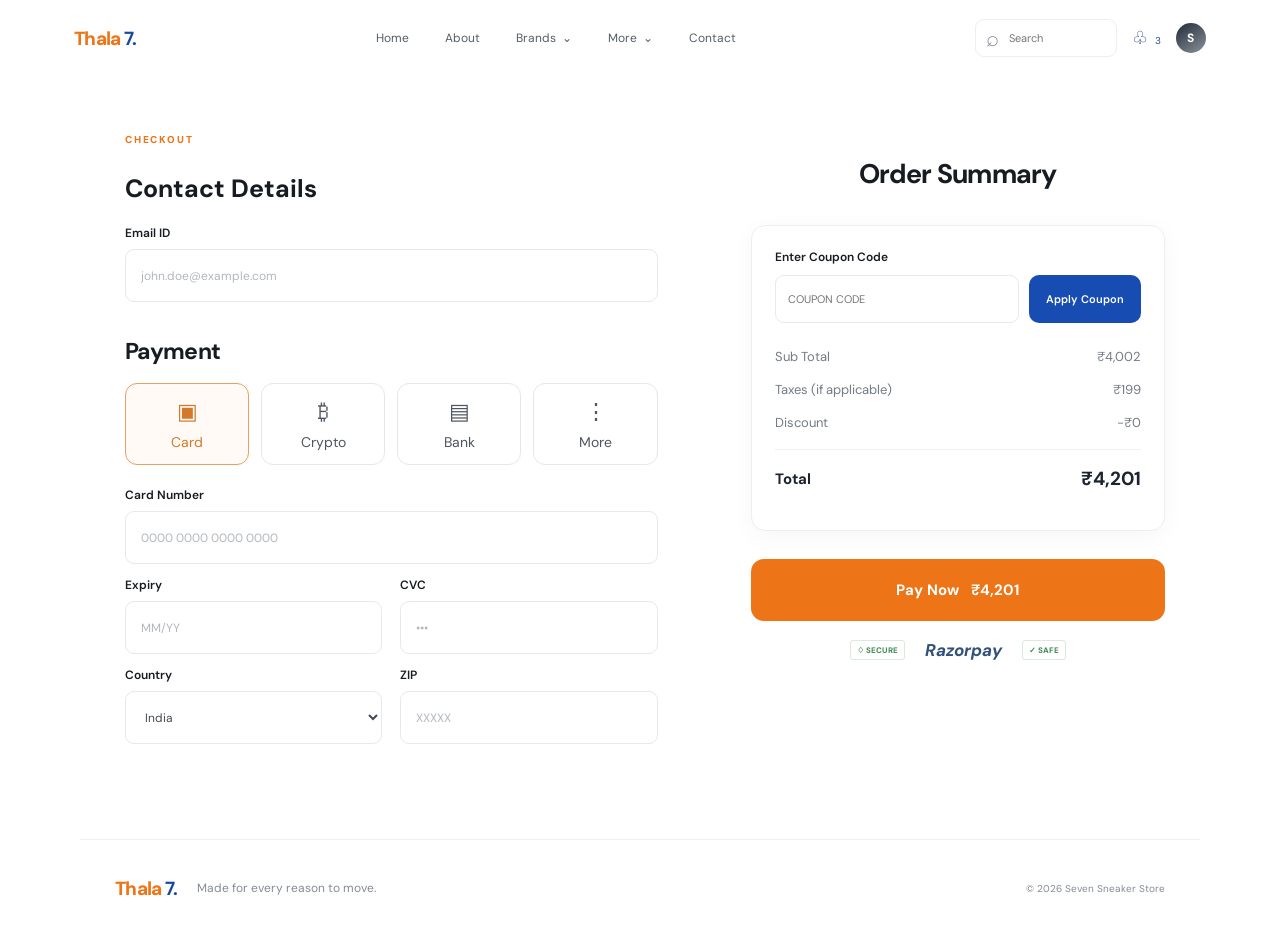
<file: payment.html>
<!DOCTYPE html>
<html lang="en">
<head>
  <meta charset="UTF-8">
  <meta name="viewport" content="width=device-width, initial-scale=1.0">
  <title>Checkout — Thala 7.</title>
  <link rel="stylesheet" href="css/style.css">
</head>
<body>
  <header class="site-header">
    <a class="logo" href="index.html"><span>Thala</span> <b>7.</b></a>
    <nav class="main-nav"><a href="index.html">Home</a><a href="index.html#about">About</a><a href="product.html">Brands <small>⌄</small></a><a href="cart.html">More <small>⌄</small></a><a href="#contact">Contact</a></nav>
    <div class="header-actions"><form class="search-box"><span>⌕</span><input type="search" placeholder="Search"></form><a class="cart-icon" href="cart.html">♧ <i>3</i></a><a class="avatar" href="payment.html">S</a></div>
  </header>
  <main class="checkout-page page-wrap">
    <div class="checkout-grid">
      <section class="checkout-left">
        <span class="eyebrow">CHECKOUT</span>
        <h1>Contact Details</h1>
        <label class="field-label" for="email">Email ID</label>
        <input class="form-field" id="email" type="email" placeholder="john.doe@example.com">
        <h2>Payment</h2>
        <div class="payment-options">
          <label class="payment-option selected"><span>▣</span>Card</label>
          <label class="payment-option"><span>₿</span>Crypto</label>
          <label class="payment-option"><span>▤</span>Bank</label>
          <label class="payment-option"><span>⋮</span>More</label>
        </div>
        <label class="field-label" for="card">Card Number</label>
        <input class="form-field" id="card" type="text" placeholder="0000 0000 0000 0000">
        <div class="form-two"><div><label class="field-label" for="expiry">Expiry</label><input class="form-field" id="expiry" type="text" placeholder="MM/YY"></div><div><label class="field-label" for="cvc">CVC</label><input class="form-field" id="cvc" type="text" placeholder="•••"></div></div>
        <div class="form-two"><div><label class="field-label" for="country">Country</label><select class="form-field" id="country"><option>India</option><option>United States</option><option>United Kingdom</option></select></div><div><label class="field-label" for="zip">ZIP</label><input class="form-field" id="zip" type="text" placeholder="XXXXX"></div></div>
      </section>
      <aside class="checkout-right">
        <h2>Order Summary</h2>
        <div class="summary-card">
          <label for="checkout-coupon">Enter Coupon Code</label>
          <div class="coupon-row"><input id="checkout-coupon" type="text" placeholder="COUPON CODE"><button type="button">Apply Coupon</button></div>
          <div class="summary-row"><span>Sub Total</span><span>₹4,002</span></div>
          <div class="summary-row"><span>Taxes (if applicable)</span><span>₹199</span></div>
          <div class="summary-row"><span>Discount</span><span>−₹0</span></div>
          <div class="summary-row total"><b>Total</b><strong>₹4,201</strong></div>
        </div>
        <a class="button button-orange pay-button" href="#" onclick="return false;">Pay Now &nbsp; ₹4,201</a>
        <div class="payment-logos"><span class="secure">♢ SECURE</span><b class="razorpay">Razorpay</b><span class="secure">✓ SAFE</span></div>
      </aside>
    </div>
  </main>
  <footer id="contact"><span class="logo"><span>Thala</span> <b>7.</b></span><p>Made for every reason to move.</p><small>© 2026 Seven Sneaker Store</small></footer>
</body>
</html>
</file>
<file: css/style.css>
@import url('https://fonts.googleapis.com/css2?family=DM+Sans:wght@400;500;600;700;800&display=swap');

:root{--ink:#171b22;--muted:#737984;--orange:#ed7417;--blue:#1849a9;--line:#e8e9ec;--soft:#f7f7f8}
*{box-sizing:border-box}
html{scroll-behavior:smooth}
body{margin:0;background:#fff;color:var(--ink);font-family:'DM Sans',Arial,sans-serif;font-size:14px}
a{color:inherit;text-decoration:none}
.site-header{height:76px;max-width:1180px;margin:auto;padding:0 24px;display:flex;align-items:center;justify-content:space-between;gap:24px}
.logo{font-size:19px;font-weight:800;letter-spacing:-.7px;white-space:nowrap}.logo span{color:var(--orange)}.logo b{color:#17499d}
.main-nav{display:flex;align-items:center;gap:36px;margin-left:auto;margin-right:auto}.main-nav a{font-size:12px;color:#555d67;transition:.2s}.main-nav a:hover,.main-nav a.active{color:var(--ink);font-weight:700}.main-nav small{font-size:12px;margin-left:3px}
.header-actions{display:flex;align-items:center;gap:15px}.search-box{height:38px;width:142px;border:1px solid #eceef1;border-radius:9px;display:flex;align-items:center;padding:0 10px;gap:8px;color:#8b929c}.search-box span{font-size:22px}.search-box input{width:100%;border:0;outline:0;font:inherit;font-size:11px;background:transparent}.cart-icon{font-size:18px;color:#244d96;position:relative}.cart-icon i{font-style:normal;font-size:10px;margin-left:2px}.avatar{width:30px;height:30px;border-radius:50%;background:linear-gradient(145deg,#202b3a,#8b9299);color:white;display:grid;place-items:center;font-size:12px;font-weight:700}
.hero{max-width:1120px;min-height:570px;margin:0 auto;display:grid;grid-template-columns:1fr 1fr;align-items:center;padding:35px 55px 42px;position:relative;overflow:hidden}.hero-copy{position:relative;z-index:2;padding-left:8px}.brand-mark{font-weight:800;font-size:18px;letter-spacing:1px;margin-bottom:25px}.brand-mark span{color:#1b55a8}.brand-mark small{display:block;font-size:7px;letter-spacing:2px;color:#858b94;margin-top:2px}.hero h1{font-size:51px;line-height:1.05;letter-spacing:-2px;margin:0 0 12px;font-weight:800}.hero h1 em{font-style:normal;color:var(--orange)}.hero-copy p{font-size:15px;line-height:1.55;color:#626974;margin:0 0 23px}.button{display:inline-flex;align-items:center;justify-content:center;border:0;border-radius:30px;padding:16px 37px;font-weight:700;font-size:14px;transition:transform .2s,filter .2s}.button:hover{transform:translateY(-2px);filter:brightness(.97)}.button-dark{background:#171b22;color:white;min-width:170px}.button-orange{background:var(--orange);color:white;border-radius:12px}.hero-visual{height:450px;display:flex;align-items:center;justify-content:center;position:relative}.hero-glow{position:absolute;width:390px;height:390px;border-radius:50%;background:#f5f5f4;right:0;top:25px}.hero-visual img{width:112%;max-width:560px;height:400px;object-fit:contain;position:relative;z-index:1;mix-blend-mode:multiply;transform:rotate(-13deg);filter:drop-shadow(0 25px 16px #0002)}.floating-tag{position:absolute;right:5px;bottom:35px;z-index:2;background:white;border:1px solid #eee;border-radius:20px;padding:9px 14px;font-size:9px;letter-spacing:1.5px;font-weight:700}
.stats{max-width:1120px;margin:0 auto;background:var(--orange);min-height:112px;padding:20px 65px;display:flex;align-items:center;justify-content:space-between;color:white}.stat{display:flex;align-items:center;gap:13px;min-width:145px}.stat-icon{font-size:36px;line-height:1;color:#ffe2ca}.stat strong{display:block;font-size:22px;line-height:1.2}.stat small{font-size:12px;color:#ffe1c9}
.featured-section{max-width:1060px;margin:80px auto;padding:0 24px}.section-heading{display:flex;justify-content:space-between;align-items:end;margin-bottom:22px}.eyebrow{font-size:10px;font-weight:800;letter-spacing:1.8px;color:var(--orange)}h2{font-size:28px;letter-spacing:-.7px;margin:7px 0 0}.text-link{font-size:12px;font-weight:700;color:var(--blue)}.featured-card{display:flex;align-items:center;justify-content:space-between;min-height:210px;padding:40px 55px;border-radius:18px;background:linear-gradient(110deg,#f4f4f3,#fafafa);overflow:hidden}.featured-card img{width:40%;height:150px;object-fit:contain}.featured-card h3{font-size:27px;margin:10px 0}.featured-card p{color:var(--muted);margin:0 0 15px}
.page-wrap{max-width:1120px;margin:0 auto;padding:15px 35px 70px}.breadcrumbs{display:flex;align-items:center;gap:10px;color:#818791;font-size:11px;margin:20px 0 28px}.breadcrumbs a{color:#4d5662}.product-layout{display:grid;grid-template-columns:1.05fr .95fr;gap:55px;align-items:start}.main-product-image{height:390px;background:#fafafa;border-radius:12px;display:flex;align-items:center;justify-content:center;overflow:hidden}.main-product-image img{width:100%;height:100%;object-fit:contain;mix-blend-mode:multiply;padding:22px}.thumb-row{display:flex;gap:14px;margin-top:18px}.thumb{flex:1;height:105px;background:#fafafa;border-radius:9px;display:grid;place-items:center;overflow:hidden}.thumb img{width:100%;height:100%;object-fit:contain;padding:10px;mix-blend-mode:multiply}.product-info{padding-top:10px}.product-info h1{font-size:34px;line-height:1.18;letter-spacing:-1.2px;margin:13px 0}.product-description{font-size:13px;line-height:1.65;color:#68717d;margin:0 0 25px}.price-line{display:flex;align-items:center;gap:20px;margin:0 0 26px}.price-line>strong{font-size:32px;color:#17499d;background:#f1f5ff;padding:8px 15px;border-radius:9px}.price-line div b{display:block;color:#39915e;font-size:19px}.price-line div span{display:block;color:#515966;margin-top:4px}.buy-row{display:flex;gap:13px;align-items:center}.quantity{background:#f4f5f6;padding:16px 22px;border-radius:10px;font-weight:700}.quantity span{margin-left:15px;color:#7c838c}.buy-row .button{flex:1;max-width:230px}.product-perks{display:flex;gap:17px;flex-wrap:wrap;margin-top:28px;color:#78808a;font-size:11px}.details-strip{display:flex;gap:60px;border-top:1px solid var(--line);margin-top:55px;padding-top:25px}.details-strip b{font-size:13px}.details-strip p{color:var(--muted);font-size:12px}
.cart-page{padding-top:38px}.cart-page>h1{font-size:36px;letter-spacing:-1px;margin:10px 0 36px}.cart-layout{display:grid;grid-template-columns:1.45fr .9fr;gap:55px}.cart-table-head{display:grid;grid-template-columns:1fr 115px 90px 20px;gap:12px;color:#747b85;font-size:12px;border-bottom:1px solid var(--line);padding:0 5px 14px}.cart-item{display:grid;grid-template-columns:1fr 115px 90px 20px;gap:12px;align-items:center;padding:15px 5px;border-bottom:1px solid #f0f0f0;font-size:12px}.cart-product{display:flex;align-items:center;gap:13px;min-width:0}.cart-product img{width:54px;height:50px;object-fit:contain;background:#f7f7f7;border-radius:7px;mix-blend-mode:multiply}.cart-product span{white-space:nowrap;overflow:hidden;text-overflow:ellipsis;color:#333a43}.qty-control{display:flex;gap:12px;align-items:center;color:#626a75}.qty-control b{color:#202630}.item-price{font-size:12px}.remove{font-size:20px;color:#d76c68;text-align:center}.continue-link{display:inline-block;margin-top:80px;font-size:15px;font-weight:700}.summary-card{border:1px solid #eceef1;border-radius:14px;padding:23px 22px;background:#fff;box-shadow:0 5px 24px #1b24300a}.summary-card>label{display:block;font-size:12px;font-weight:600;margin-bottom:10px}.coupon-row{display:flex;gap:10px;margin-bottom:25px}.coupon-row input{min-width:0;flex:1;height:48px;border:1px solid #e7e9ed;border-radius:9px;padding:0 12px;font:inherit;font-size:11px;outline:none}.coupon-row button{border:0;background:#174db2;color:white;border-radius:10px;padding:0 17px;font:inherit;font-size:11px;font-weight:600;white-space:nowrap}.summary-row{display:flex;justify-content:space-between;align-items:center;color:#737b85;font-size:13px;margin:16px 0}.summary-row.total{border-top:1px solid #f0f0f0;padding-top:16px;margin-top:18px;color:#1c2430;font-size:15px}.summary-row.total strong{font-size:19px}.pay-button{display:flex;width:100%;margin-top:23px;border-radius:13px;min-height:62px;font-size:15px}.payment-logos{display:flex;justify-content:center;align-items:center;gap:20px;margin-top:18px}.secure{font-size:8px;color:#428b58;border:1px solid #d9eadc;padding:4px 6px;border-radius:3px;font-weight:800}.razorpay{font-size:17px;font-style:italic;color:#31517b}
.checkout-page{padding-top:45px}.checkout-grid{display:grid;grid-template-columns:1.15fr .85fr;gap:75px}.checkout-left{padding:8px 18px 25px 10px}.checkout-left h1{font-size:25px;margin:25px 0 20px}.checkout-left h2{font-size:23px;margin:34px 0 17px}.field-label{display:block;font-size:12px;font-weight:600;margin:13px 0 8px}.form-field{width:100%;height:53px;border:1px solid #e6e8eb;border-radius:9px;background:#fff;padding:0 15px;font:inherit;font-size:12px;color:#424b56;outline:none}.form-field:focus,.coupon-row input:focus{border-color:#b8c9e9}.form-field::placeholder{color:#b2b7be}.payment-options{display:flex;gap:12px;margin-bottom:22px}.payment-option{height:82px;flex:1;border:1px solid #e5e7eb;border-radius:12px;display:flex;flex-direction:column;align-items:center;justify-content:center;gap:7px;font-size:14px;color:#4d5661}.payment-option span{font-size:22px}.payment-option.selected{border:1.5px solid #e7a05f;color:#d27a2a;background:#fffaf5}.form-two{display:grid;grid-template-columns:1fr 1fr;gap:18px}.checkout-right{padding:35px 0 0}.checkout-right h2{text-align:center;font-size:27px;margin:0 0 34px}.checkout-right .summary-card{padding:23px}.checkout-right .pay-button{margin-top:28px}
footer{border-top:1px solid #f0f0f0;max-width:1120px;margin:0 auto;padding:28px 35px 35px;display:flex;align-items:center;gap:20px;color:#858b94}footer p{font-size:12px;margin-right:auto}footer small{font-size:10px}
@media(max-width:850px){.site-header{height:auto;min-height:70px;flex-wrap:wrap;padding:15px 20px}.main-nav{order:3;width:100%;justify-content:center;gap:20px}.header-actions{margin-left:auto}.hero{padding:30px 25px;min-height:470px}.hero h1{font-size:42px}.hero-visual{height:350px}.stats{padding:20px 25px;gap:15px}.stat{min-width:0}.stat-icon{font-size:27px}.stat strong{font-size:18px}.product-layout,.cart-layout,.checkout-grid{gap:30px}.page-wrap{padding-left:22px;padding-right:22px}}
@media(max-width:620px){.search-box{width:105px}.main-nav{gap:14px;overflow:auto;justify-content:flex-start}.main-nav a{white-space:nowrap}.hero{grid-template-columns:1fr;padding:35px 25px 10px}.hero-copy{padding:0}.hero h1{font-size:43px}.hero-visual{height:290px}.hero-visual img{height:280px;width:100%}.hero-glow{width:260px;height:260px;right:8%}.stats{display:grid;grid-template-columns:1fr 1fr;padding:22px 28px;gap:22px}.featured-section{margin:55px auto}.featured-card{padding:25px;min-height:170px}.featured-card img{width:35%}.featured-card h3{font-size:20px}.page-wrap{padding:10px 18px 45px}.breadcrumbs{flex-wrap:wrap;line-height:1.5}.product-layout,.cart-layout,.checkout-grid{grid-template-columns:1fr}.product-layout{gap:25px}.main-product-image{height:300px}.thumb{height:75px}.product-info h1{font-size:27px}.details-strip{gap:20px}.cart-page>h1{font-size:30px}.cart-layout{gap:35px}.cart-table-head,.cart-item{grid-template-columns:minmax(0,1fr) 65px 65px 16px;gap:6px}.cart-product{gap:7px}.cart-product img{width:40px;height:42px}.cart-product span{font-size:10px}.qty-control{gap:6px;font-size:11px}.item-price{font-size:10px}.continue-link{margin-top:35px}.checkout-grid{gap:35px}.checkout-left{padding:0}.checkout-right{padding-top:0}.checkout-right h2{text-align:left}.payment-option{height:72px;font-size:12px}.payment-option span{font-size:19px}footer{padding:25px 18px;flex-wrap:wrap;gap:10px}footer p{width:100%;order:3;margin:0}}
</file>
